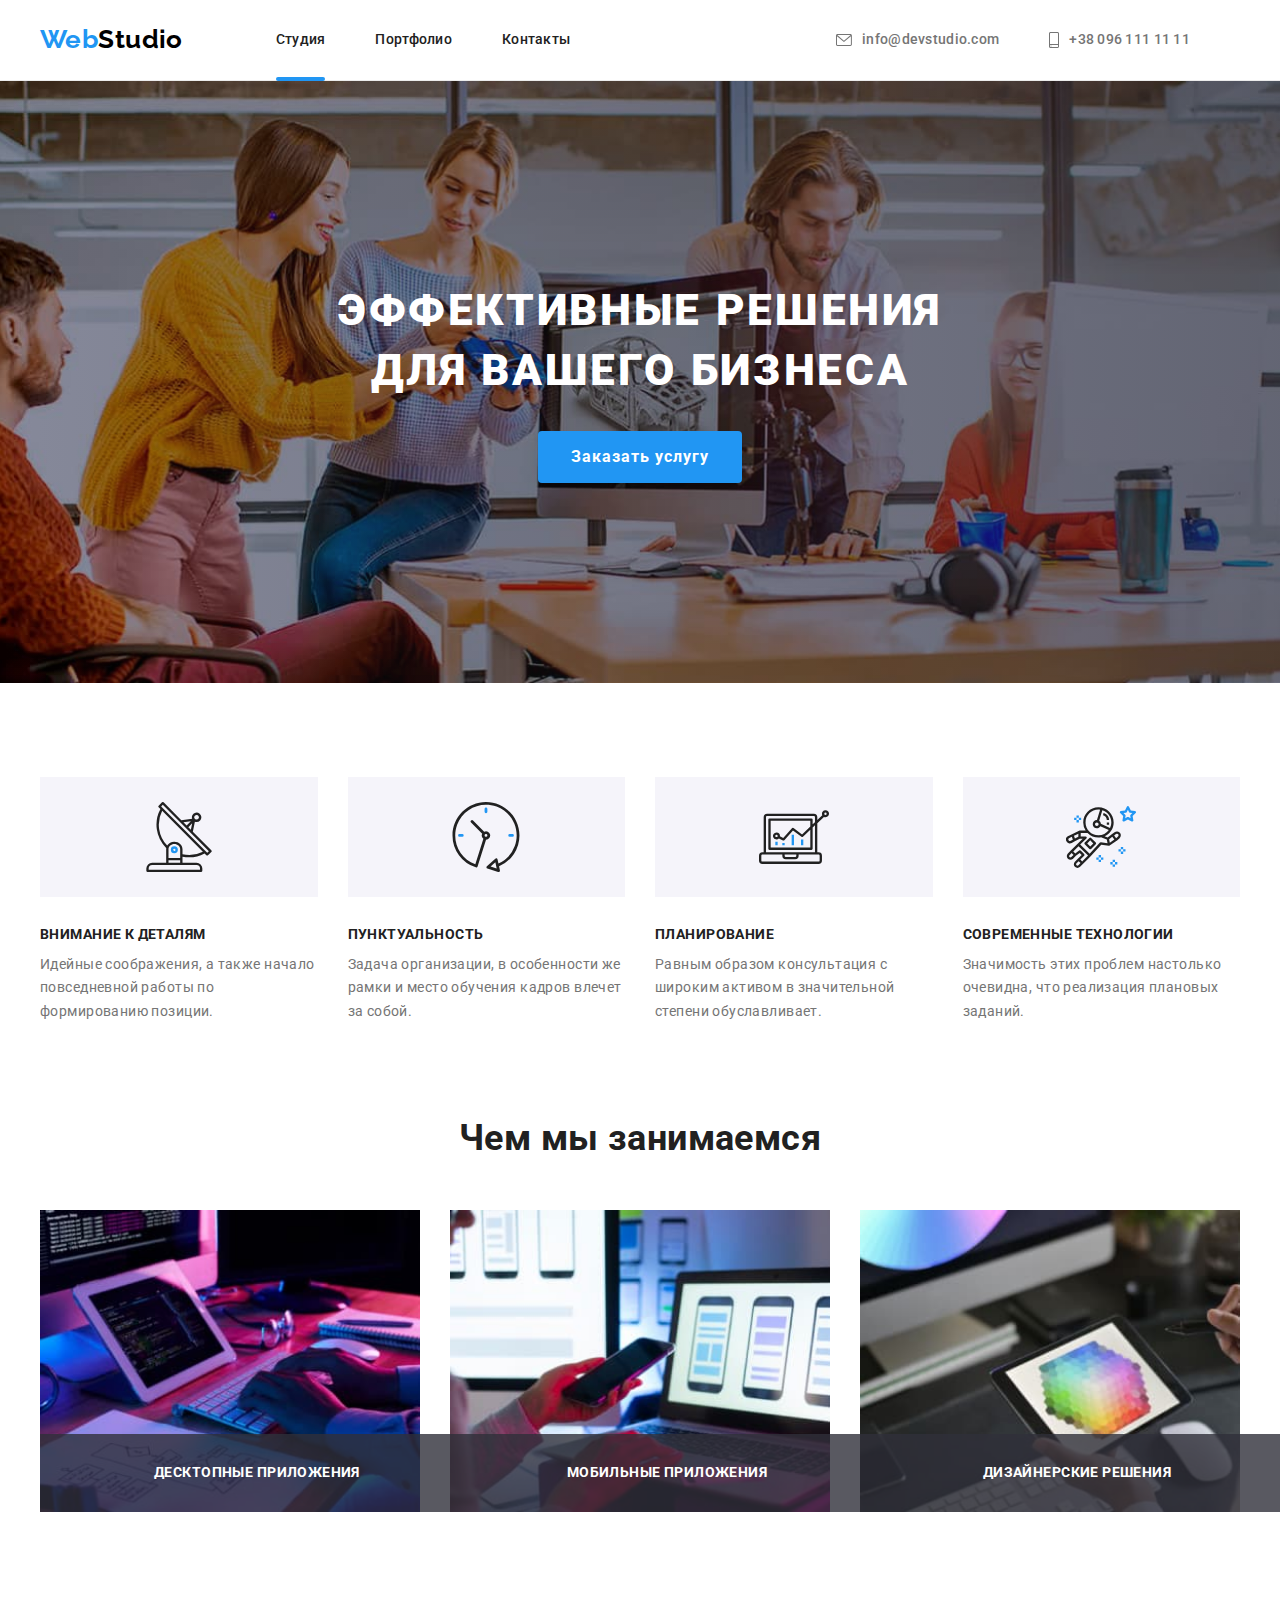
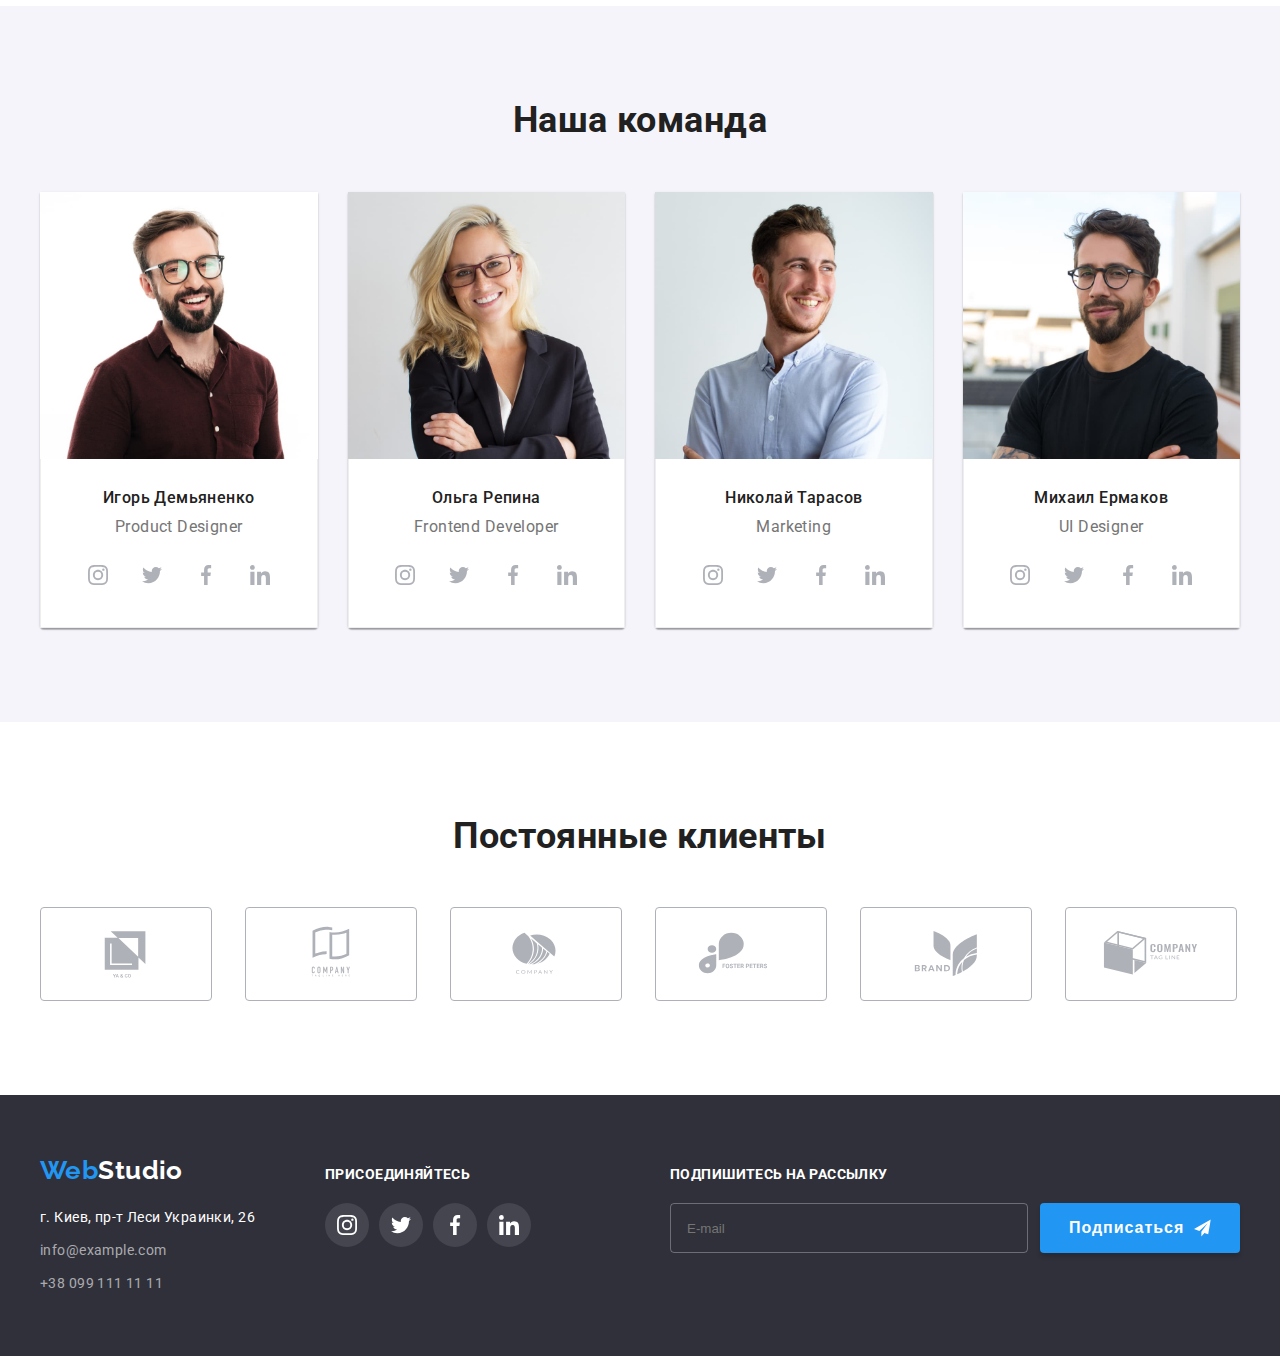
<file: index.html>
<!DOCTYPE html>
<html lang="ru">

<head>
    <meta charset="UTF-8">
    <meta http-equiv="X-UA-Compatible" content="IE=edge">
    <meta name="viewport" content="width=device-width, initial-scale=1.0">
    <title>Домашнее задание #6,</title>
    <link rel="preconnect" href="https://fonts.googleapis.com">
    <link rel="preconnect" href="https://fonts.gstatic.com" crossorigin>
    <link rel="preconnect" href="https://fonts.googleapis.com">
    <link rel="preconnect" href="https://fonts.gstatic.com" crossorigin>
    <link
        href="https://fonts.googleapis.com/css2?family=Raleway:wght@700&family=Roboto:wght@400;500;700;900&display=swap"
        rel="stylesheet">
    <link rel="stylesheet" href="https://cdnjs.cloudflare.com/ajax/libs/modern-normalize/1.1.0/modern-normalize.min.css"
        integrity="sha512-wpPYUAdjBVSE4KJnH1VR1HeZfpl1ub8YT/NKx4PuQ5NmX2tKuGu6U/JRp5y+Y8XG2tV+wKQpNHVUX03MfMFn9Q=="
        crossorigin="anonymous" referrerpolicy="no-referrer" />
    <link rel="stylesheet" href="./css/main.min.css">
</head>

<body>
    <header class="header">
        <div class="container header__container">
            <nav class=" site-nav">
                <a href="./index.html" lang="en" class="site-nav__logo link logo">Web<span
                        class="logo--black">Studio</span></a>
                <ul class="list site-list">
                    <li class="site-list__item"><a class="site-list__link link current" href="">Студия</a></li>
                    <li class="site-list__item"><a class="site-list__link link" href="portfolio.html">Портфолио</a></li>
                    <li class="site-list__item"><a class="site-list__link link" href="">Контакты</a></li>
                </ul>
            </nav>

            <ul class="list contact-list contact-list--top">
                <li class="contact-list__item"> 
                    <a class="contact-list__link link"
                        href="mailto:info@devstudio.com">
                        <svg class="contact-list__icon" width=16 height=12>
                        <use href="./images/icons.svg#icon-envelope"> </use>
                        </svg>
                        info@devstudio.com</a>
                </li>
                <li class="contact-list__item"><a class="contact-list__link link" href="tel:+380961111111">
                        <svg class="contact-list__icon" width=10 height=16>
                            <use href="./images/icons.svg#icon-smartphone"> </use>
                        </svg>
                    +38 096 111 11 11</a></li>
            </ul>

        </div>
    </header>


    <main>
        <div class="overlay">
        <section class="hero">
            <div>
            <h1 class="hero__title">Эффективные решения для вашего бизнеса</h1>
            <button type="button" class="hero__button" data-modal-open>Заказать услугу</button>
            <div class="backdrop is-hidden" data-modal>
                <div class="modal">
                
                <button type="button" data-modal-close class="modal__button" >
                    <svg width=11 height=11>
                        <use href="./images/icons.svg#icon-Vector">
                        </use>
                    </svg>
                </button>
                <form class="form-modal" autocomplete="off">
                    <h3 class="form-modal__title">Оставьте свои данные, мы вам перезвоним</h3>
                    
                    <label class="form-modal__label">
                       <span class="form-modal__text">Имя</span> 
                        <input type="text" name="name" class="form-modal__input" placeholder=" ">
                        <svg class="form-modal__icon" width=18 height=18>
                            
                            <use href="images/icons.svg#icon-user-name">
                            </use>
                        </svg>
                        
                </label>
                    <label class="form-modal__label">
                        <span class="form-modal__text">Телефон</span>
                        <input type="tel" name="tel" class="form-modal__input" placeholder=" ">
                        <svg class="form-modal__icon" width=18 height=18>
                            <use href="images/icons.svg#icon-user-phone">
                            </use>
                        </svg>
                    </label>
                    <label class="form-modal__label">
                        <span class="form-modal__text">Почта</span>
                        <input type="email" name="email" class="form-modal__input" placeholder=" ">
                        <svg class="form-modal__icon" width=18 height=18>
                            <use href="images/icons.svg#icon-user-mail">
                            </use>
                        </svg>
                    </label>
                    <label class="form-modal__label form-modal__area" for="comment">
                    <span class="form-modal__text">Комментарий</span>
                    <textarea class="form-modal__comment" name="comment" id="comment" rows="7" placeholder="Введите текст"></textarea>
                </label>
                <label class="form-modal__label agreement form-modal__agreement">
                <input type="checkbox" name="checkbox" class="checkbox hidden" >
                <svg width=15 height=15 class="checkbox__icon">
                    <use href="images/icons.svg#icon-check"></use>

                </svg>
                Соглашаюсь с рассылкой и принимаю <a href="" target="_blank" rel="noopener noreferrer" class="link agreement__link" > Условия договора</a> 
            </label>
                    
                <button type="submit" class="form-modal__button">Отправить
                </button>
                </form>
                </div>
            </div>
        </div>
        </section>
        </div>

        <!--Наши особенности-->
        <section class="features section">
            <div class="container">
                <!--Невидимый заголовок для ассестивной технологии-->
                <h2 class="hidden">Особенности</h2>

                <ul class="list card-set">
                    <li class="card-set__item">
                        <div class="icon-box">
                            <svg width=70 height=70>
                                <use href="./images/icons.svg#icon-antenna">
                                </use>
                            </svg>
                        </div>
                        <h3 class="features__title">Внимание к деталям</h3>
                        <p>Идейные соображения, а также начало повседневной работы по формированию позиции.</p>
                    </li>
                    <li class="card-set__item">
                        <div class="icon-box">
                            <svg width=70 height=70>
                                <use href="./images/icons.svg#icon-clock">
                                </use>
                            </svg>
                        </div>
                        <h3 class="features__title">Пунктуальность</h3>
                        <p>Задача организации, в особенности же рамки и место обучения кадров влечет за собой.</p>
                    </li>
                    <li class="card-set__item">
                        <div class="icon-box">
                            <svg width=70 height=70>
                                <use href="./images/icons.svg#icon-diagram">
                                </use>
                            </svg>
                        </div>
                        <h3 class="features__title">Планирование</h3>
                        <p>Равным образом консультация с широким активом в значительной степени обуславливает.</p>
                    </li>
                    <li class="card-set__item">
                        <div class="icon-box">
                            <svg width=70 height=70>
                                <use href="./images/icons.svg#icon-astronaut">
                                </use>
                            </svg>
                        </div>
                        <h3 class="features__title">Современные технологии</h3>
                        <p>Значимость этих проблем настолько очевидна, что реализация плановых заданий.</p>
                    </li>
                </ul>
            </div>
        </section>
        <!--Чем мы занимаемся-->
        <section class="about section">
            <div class="container">
                <h2 class="section-title">Чем мы занимаемся</h2>
                <ul class="list card-set">
                    <li class="card-set__item about__card">
                        <img src="images/box1.jpg" width="370" height="294" alt="Computer">
                        <div class="about__thumb">
                            <p class="about__text">Десктопные приложения</p>
                        </div>
                    </li>
                    <li class="card-set__item about__card">
                        <img src="images/box2.jpg" width="370" height="294" alt="Laptop">
                        <div class="about__thumb">
                            <p class="about__text">Мобильные приложения</p>
                        </div>
                    </li>
                    <li class="card-set__item about__card">
                        <img src="images/box3.jpg" width="370" height="294" alt="Tablet">
                        <div class="about__thumb">
                            <p class="about__text">Дизайнерские решения</p>
                        </div>
                    </li>
                </ul>
            </div>
        </section>
        <!--Наша команда-->
        <section class="team section">
            <div class="container">
                <h2 class=section-title>Наша команда</h2>
                <ul class="list card-set">
                    <li class="card-set__item team__item">
                        <img src="images/photo1.jpg" width="270" height="260" alt="Дизайнер фото">
            <div class="team__card">
                    <h3 class="team__name">Игорь Демьяненко</h3>
                    <p lang="en" class="team__position">Product Designer</p>
                <ul class="social list">
                    <li class="social__item">
                    <a href="" target="_blank" rel="noopener noreferrer" class="social__link">
                    <svg class="social__icon" width="20" height="20">
                    <use href="./images/icons.svg#icon-instagram">
                    </use>
                    </svg>
                    </a>
                    </li>
                    <li class="social__item">
                    <a href="" target="_blank" rel="noopener noreferrer" class="social__link">
                        <svg class="social__icon" width="20" height="20">
                            <use href="./images/icons.svg#icon-twitter">
                            </use>
                        </svg>
                    </a>
                    </li>
                    <li class="social__item">
                    <a href="" target="_blank" rel="noopener noreferrer" class="social__link">
                        <svg class="social__icon" width="20" height="20">
                            <use href="./images/icons.svg#icon-facebook">
                            </use>
                        </svg>
                    </a>
                    </li>
                    <li class="social__item">
                    <a href="" target="_blank" rel="noopener noreferrer" class="social__link">
                        <svg class="social__icon" width="20" height="20">
                            <use href="./images/icons.svg#icon-linkedin">
                            </use>
                        </svg>
                    </a>
                    </li>
                </ul>
            </div>
                    </li>
                    <li class="card-set__item team__item">
                        <img src="images/photo2.jpg" width="270" height="260" alt="Разработчик фото">
                        <div class="team__card">
                            <h3 class="team__name">Ольга Репина</h3>
                            <p lang="en" class="team__position">Frontend Developer</p>
                <ul class="social list">
                    <li class="social__item">
                        <a href="" target="_blank" rel="noopener noreferrer" class="social__link">
                            <svg class="social__icon" width="20" height="20">
                                <use href="./images/icons.svg#icon-instagram">
                                </use>
                            </svg>
                        </a>
                    </li>
                    <li class="social__item">
                        <a href="" target="_blank" rel="noopener noreferrer" class="social__link">
                            <svg class="social__icon" width="20" height="20">
                                <use href="./images/icons.svg#icon-twitter">
                                </use>
                            </svg>
                        </a>
                    </li>
                    <li class="social__item">
                        <a href="" target="_blank" rel="noopener noreferrer" class="social__link">
                            <svg class="social__icon" width="20" height="20">
                                <use href="./images/icons.svg#icon-facebook">
                                </use>
                            </svg>
                        </a>
                    </li>
                    <li class="social__item">
                        <a href="" target="_blank" rel="noopener noreferrer" class="social__link">
                            <svg class="social__icon" width="20" height="20">
                                <use href="./images/icons.svg#icon-linkedin">
                                </use>
                            </svg>
                        </a>
                    </li>
                </ul>
                        </div>
                    </li>
                    <li class="card-set__item team__item">
                        <img src="images/photo3.jpg" width="270" height="260" alt="Маркетолог фото">
                        <div class="team__card">
                            <h3 class="team__name">Николай Тарасов</h3>
                            <p lang="en" class="team__position">Marketing</p>
                <ul class="social list">
                    <li class="social__item">
                        <a href="" target="_blank" rel="noopener noreferrer" class="social__link">
                            <svg class="social__icon" width="20" height="20">
                                <use href="./images/icons.svg#icon-instagram">
                                </use>
                            </svg>
                        </a>
                    </li>
                    <li class="social__item">
                        <a href="" target="_blank" rel="noopener noreferrer" class="social__link">
                            <svg class="social__icon" width="20" height="20">
                                <use href="./images/icons.svg#icon-twitter">
                                </use>
                            </svg>
                        </a>
                    </li>
                    <li class="social__item">
                        <a href="" target="_blank" rel="noopener noreferrer" class="social__link">
                            <svg class="social__icon" width="20" height="20">
                                <use href="./images/icons.svg#icon-facebook">
                                </use>
                            </svg>
                        </a>
                    </li>
                    <li class="social__item">
                        <a href="" target="_blank" rel="noopener noreferrer" class="social__link">
                            <svg class="social__icon" width="20" height="20">
                                <use href="./images/icons.svg#icon-linkedin">
                                </use>
                            </svg>
                        </a>
                    </li>
                </ul>
                        </div>
                    </li>
                    <li class="card-set__item team__item">
                        <img src="images/photo4.jpg" width="270" height="260" alt="ЮИ дизайнер фото">
                        <div class="team__card">
                            <h3 class="team__name">Михаил Ермаков</h3>
                            <p lang="en" class="team__position">UI Designer</p>
                <ul class="social list">
                    <li class="social__item">
                        <a href="" target="_blank" rel="noopener noreferrer" class="social__link">
                            <svg class="social__icon" width="20" height="20">
                                <use href="./images/icons.svg#icon-instagram">
                                </use>
                            </svg>
                        </a>
                    </li>
                    <li class="social__item">
                        <a href="" target="_blank" rel="noopener noreferrer" class="social__link">
                            <svg class="social__icon" width="20" height="20">
                                <use href="./images/icons.svg#icon-twitter">
                                </use>
                            </svg>
                        </a>
                    </li>
                    <li class="social__item">
                        <a href="" target="_blank" rel="noopener noreferrer" class="social__link">
                            <svg class="social__icon" width="20" height="20">
                                <use href="./images/icons.svg#icon-facebook">
                                </use>
                            </svg>
                        </a>
                    </li>
                    <li class="social__item">
                        <a href="" target="_blank" rel="noopener noreferrer" class="social__link">
                            <svg class="social__icon" width="20" height="20">
                                <use href="./images/icons.svg#icon-linkedin">
                                </use>
                            </svg>
                        </a>
                    </li>
                </ul>
                        </div>
                    </li>
                </ul>
            </div>
        </section>
        <section class=" container section clients">
            <h2 class="section-title">Постоянные клиенты</h2>
            <ul class=" list  card-set">
                <li class="clients__item card-set__item">
                    <a href="" target="_blank" rel="noopener noreferrer" class=" link clients__link">
                        <svg class="clients__icon" width=106 height=60>
                            <use href="./images/icons.svg#icon-company1"></use>
                        </svg>
                    </a>
                </li>
                <li class="clients__item card-set__item">
                    <a href="" target="_blank" rel="noopener noreferrer" class=" link clients__link">
                        <svg class="clients__icon" width=106 height=60>
                            <use href="./images/icons.svg#icon-company2"></use>
                        </svg>
                    </a>
                </li>
                <li class="clients__item card-set__item">
                    <a href="" target="_blank" rel="noopener noreferrer" class=" link clients__link">
                        <svg class="clients__icon" width=106 height=60>
                            <use href="./images/icons.svg#icon-company3"></use>
                        </svg>
                    </a>
                </li>
                <li class="clients__item card-set__item">
                    <a href="" target="_blank" rel="noopener noreferrer" class=" link clients__link">
                        <svg class="clients__icon" width=106 height=60>
                            <use href="./images/icons.svg#icon-company4"></use>
                        </svg>
                    </a>
                </li>
                <li class="clients__item card-set__item">
                    <a href="" target="_blank" rel="noopener noreferrer" class=" link clients__link">
                        <svg class="clients__icon" width=106 height=60>
                            <use href="./images/icons.svg#icon-company5"></use>
                        </svg>
                    </a>
                </li>
                <li class="clients__item card-set__item">
                    <a href="" target="_blank" rel="noopener noreferrer" class=" link clients__link">
                        <svg class="clients__icon" width=106 height=60>
                            <use href="./images/icons.svg#icon-company6"></use>
                        </svg>
                    </a>
                </li>

            </ul>

        </section>

    </main>

    <footer class="footer">
        <div class="container ">
        <div class="footer__wrap">
            <a class="link logo footer__logo" href="">Web<span class="logo--white">Studio</span></a>
        <address>
                <ul class="list ">
                    <li class="footer__item"> <a class="link footer__address footer__link"
                            href="https://goo.gl/maps/QVq1bsx61QLoESw57" target="_blank" rel="noreferrer noopener">г.
                            Киев, пр-т Леси Украинки, 26 </a></li>
                    <li class="footer__item"><a class="link footer__link"
                            href="mailto:info@example.com">info@example.com</a> </li>
                    <li class="footer__item"><a class="link footer__link" href="tel:+380991111111">+38 099 111 11 11</a>
                    </li>
                </ul>
            </address>
        </div>
            <div class="footer__wrap">
                <h3 class="footer__title">присоединяйтесь</h3>
                <ul class="social list">
                    <li class="social__item">
                        <a href="" target="_blank" rel="noopener noreferrer" class="social__link footer__social">
                            <svg class="social__icon footer__icon" width="20" height="20">
                                <use href="./images/icons.svg#icon-instagram">
                                </use>
                            </svg>
                        </a>
                    </li>
                    <li class="social__item">
                        <a href="" target="_blank" rel="noopener noreferrer" class="social__link footer__social">
                            <svg class="social__icon footer__icon" width="20" height="20">
                                <use href="./images/icons.svg#icon-twitter">
                                </use>
                            </svg>
                        </a>
                    </li>
                    <li class="social__item">
                        <a href="" target="_blank" rel="noopener noreferrer" class="social__link footer__social">
                            <svg class="social__icon footer__icon" width="20" height="20">
                                <use href="./images/icons.svg#icon-facebook">
                                </use>
                            </svg>
                        </a>
                    </li>
                    <li class="social__item">
                        <a href="" target="_blank" rel="noopener noreferrer" class="social__link footer__social">
                            <svg class="social__icon footer__icon" width="20" height="20">
                                <use href="./images/icons.svg#icon-linkedin">
                                </use>
                            </svg>
                        </a>
                    </li>
                </ul>
            </div>
            <div class="footer__wrap">
                <h3 class="footer__title">Подпишитесь на рассылку</h3>
                <form name="signup-form" class="footer-form" autocomplete="off" >
                    <input type="email" name="email" id="signup" placeholder="E-mail" class="footer-form__input" />
                 <button type="submit" class="footer-form__button">Подписаться
                    <svg width=24 height=24 class="footer-form__icon">
                        <use href="images/icons.svg#icon-send"></use>
                    </svg>
                 </button>
                
            </form>

            </div>
        </div>
    </footer>

<script src="./js/modal.js"></script>
</body>

</html>
</file>
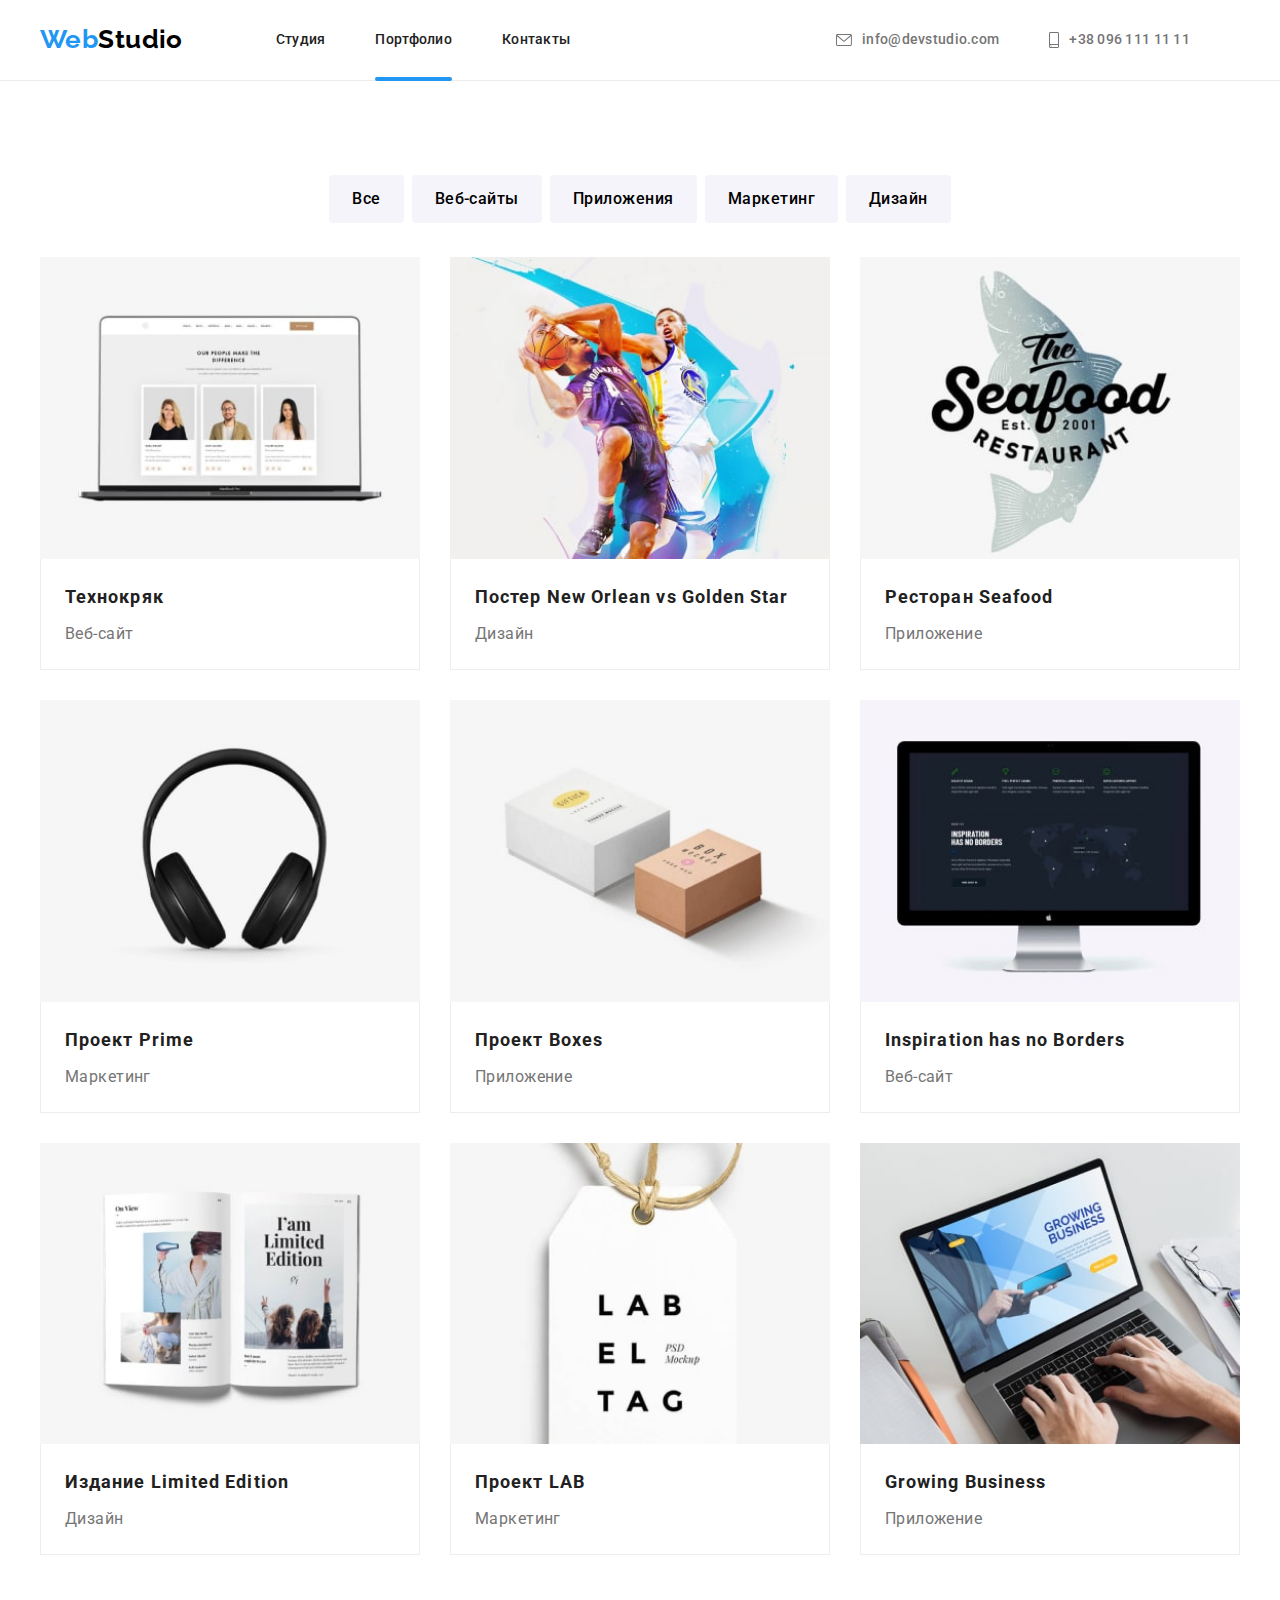
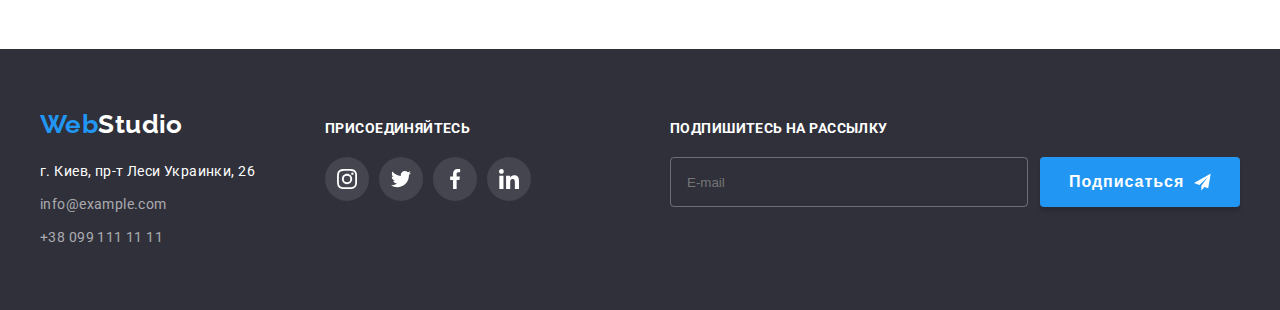
<file: portfolio.html>
<!DOCTYPE html>
<html lang="ru">

<head>
    <meta charset="UTF-8">
    <meta http-equiv="X-UA-Compatible" content="IE=edge">
    <meta name="viewport" content="width=device-width, initial-scale=1.0">
    <title>Домашнее задание #5 Портфолио</title>
    <link rel="preconnect" href="https://fonts.googleapis.com">
    <link rel="preconnect" href="https://fonts.gstatic.com" crossorigin>
    <link
        href="https://fonts.googleapis.com/css2?family=Raleway:wght@700&family=Roboto:wght@400;500;700;900&display=swap"
        rel="stylesheet">
    <link rel="stylesheet" href="https://cdnjs.cloudflare.com/ajax/libs/modern-normalize/1.1.0/modern-normalize.min.css"
        integrity="sha512-wpPYUAdjBVSE4KJnH1VR1HeZfpl1ub8YT/NKx4PuQ5NmX2tKuGu6U/JRp5y+Y8XG2tV+wKQpNHVUX03MfMFn9Q=="
        crossorigin="anonymous" referrerpolicy="no-referrer" />
    <link rel="stylesheet" href="./css/main.min.css">

</head>

<body>
        <header class="header">
            <div class="container header__container">
                <nav class=" site-nav">
                    <a href="./index.html" lang="en" class="site-nav__logo link logo">Web<span
                            class="logo--black">Studio</span></a>
                    <ul class="list site-list">
                        <li class="site-list__item"><a class="site-list__link link " href="index.html">Студия</a></li>
                        <li class="site-list__item"><a class="site-list__link link current">Портфолио</a></li>
                        <li class="site-list__item"><a class="site-list__link link" href="">Контакты</a></li>
                    </ul>
                </nav>
        
                <ul class="list contact-list contact-list--top">
                    <li class="contact-list__item">
                        <a class="contact-list__link link" href="mailto:info@devstudio.com">
                            <svg class="contact-list__icon" width=16 height=12>
                                <use href="./images/icons.svg#icon-envelope"> </use>
                            </svg>
                            info@devstudio.com</a>
                    </li>
                    <li class="contact-list__item"><a class="contact-list__link link" href="tel:+380961111111">
                            <svg class="contact-list__icon" width=10 height=16>
                                <use href="./images/icons.svg#icon-smartphone"> </use>
                            </svg>
                            +38 096 111 11 11</a></li>
                </ul>
        
            </div>
        </header>
    <main>

        <section class="filter section">
            <div class="container">
                <h1 class="hidden">Фильтр</h1>
                <!--Кнопки фильтр -->
                <ul class="list filter-list filter-list__gap">
                    <li class="filter-list__item"><button type="button" class="filter-list__button current-button">Все</button></li>
                    <li class="filter-list__item"><button type="button" class="filter-list__button">Веб-сайты</button></li>
                    <li class="filter-list__item"><button type="button" class="filter-list__button">Приложения</button></li>
                    <li class="filter-list__item"><button type="button" class="filter-list__button">Маркетинг</button></li>
                    <li class="filter-list__item"><button type="button" class="filter-list__button">Дизайн</button></li>
                </ul>
                <!--====== PROJECTS LIST===== -->
                <ul class="list card-set">
                    <li class="card-set__item ">
                    
                        <a class="link portfolio-link" href=" " target="_blank" rel="noopener noreferrer">
                            <div class="portfolio-card">
                            <img src="./images/web1.jpg"
                                width="370" height="294" alt="Ноутбук">
                                    <p class="portfolio-card__overlay">Технокряк это современная площадка распространения коронавируса. Компании
                                        используют эту платформу для цифрового
                                        шпионажа и атак на защищённые сервера конкурентов.</p>
                            </div>
                            <div class="project-card">
                                <h2 class="project-card__title">Технокряк</h2>
                                <p class="project-card__text">Веб-сайт</p>
                            </div>
                            
                        
                        </a>
                        
                    </li>
                    <li class="card-set__item"> <a class="link portfolio-link" href=" " target="_blank" rel="noopener noreferrer">
                        <div class="portfolio-card">
                        <img src="./images/design1.jpg" width="370" height="294" alt="Постер с баскетболистами">
                                    <p class="portfolio-card__overlay">Технокряк это современная площадка распространения коронавируса. Компании
                                        используют эту платформу для цифрового
                                        шпионажа и атак на защищённые сервера конкурентов.</p>
                                    </div>
                        <div class="project-card">
                                <h2 class="project-card__title">Постер New Orlean vs Golden Star</h2>
                                <p class="project-card__text">Дизайн</p>
                            </div>
                        </a>
                    </li>
                    <li class="card-set__item"><a class="link portfolio-link" href=" " target="_blank" rel="noopener noreferrer">
                        <div class="portfolio-card">
                        <img
                                src="./images/app1.jpg" width="370" height="294" alt="Логотип приложения">
                                    <p class="portfolio-card__overlay">Технокряк это современная площадка распространения коронавируса. Компании
                                        используют эту платформу для цифрового
                                        шпионажа и атак на защищённые сервера конкурентов.</p>
                                    </div>
                                <div class="project-card">
                                <h2 class="project-card__title">Ресторан Seafood</h2>
                                <p class="project-card__text">Приложение</p>
                            </div>
                        </a></li>
                    <li class="card-set__item"><a class="link portfolio-link" href=" " target="_blank" rel="noopener noreferrer">
                        <div class="portfolio-card">
                        <img
                                src="./images/marketing1.jpg" width="370" height="294" alt="Наушники">
                                    <p class="portfolio-card__overlay">Технокряк это современная площадка распространения коронавируса. Компании
                                        используют эту платформу для цифрового
                                        шпионажа и атак на защищённые сервера конкурентов.</p>
                                    </div>
                                <div class="project-card">
                                <h2 class="project-card__title">Проект Prime</h2>
                                <p class="project-card__text">Маркетинг</p>
                            </div>
                        </a></li>
                    <li class="card-set__item"><a class="link portfolio-link" href=" " target="_blank" rel="noopener noreferrer">
                        <div class="portfolio-card">
                        <img
                                src="./images/app2.jpg" width="370" height="294" alt="Две коробки">
                                    <p class="portfolio-card__overlay">Технокряк это современная площадка распространения коронавируса. Компании
                                        используют эту платформу для цифрового
                                        шпионажа и атак на защищённые сервера конкурентов.</p>
                                    </div>
                                <div class="project-card">
                                <h2 class="project-card__title">Проект Boxes</h2>
                                <p class="project-card__text">Приложение</p>
                            </div>
                        </a></li>
                    <li class="card-set__item"><a class="link portfolio-link" href=" " target="_blank" rel="noopener noreferrer">
                        <div class="portfolio-card">
                        <img
                                src="./images/web2.jpg" width="370" height="294" alt="Интерфейс сайта">
                                    <p class="portfolio-card__overlay">Технокряк это современная площадка распространения коронавируса. Компании
                                        используют эту платформу для цифрового
                                        шпионажа и атак на защищённые сервера конкурентов.</p>
                                    </div>
                                <div class="project-card">
                                <h2 class="project-card__title">Inspiration has no Borders</h2>
                                <p class="project-card__text">Веб-сайт</p>
                            </div>
                        </a></li>
                    <li class="card-set__item"><a class="link portfolio-link" href=" " target="_blank" rel="noopener noreferrer">
                        <div class="portfolio-card">
                        <img
                                src="./images/design2.jpg" width="370" height="294" alt="Развернутый журнал">
                                    <p class="portfolio-card__overlay">Технокряк это современная площадка распространения коронавируса. Компании
                                        используют эту платформу для цифрового
                                        шпионажа и атак на защищённые сервера конкурентов.</p>
                                    </div>
                                <div class="project-card">
                                <h2 class="project-card__title">Издание Limited Edition</h2>
                                <p class="project-card__text">Дизайн</p>
                            </div>
                        </a></li>
                    <li class="card-set__item"><a class="link portfolio-link" href=" " target="_blank" rel="noopener noreferrer">
                        <div class="portfolio-card">
                        <img
                                src="./images/marketing2.jpg" width="370" height="294" alt="Бирка">
                                    <p class="portfolio-card__overlay">Технокряк это современная площадка распространения коронавируса. Компании
                                        используют эту платформу для цифрового
                                        шпионажа и атак на защищённые сервера конкурентов.</p>
                                    </div>
                                <div class="project-card">
                                <h2 class="project-card__title">Проект LAB</h2>
                                <p class="project-card__text">Маркетинг</p>
                            </div>
                        </a></li>
                    <li class="card-set__item"><a class="link portfolio-link" href=" " target="_blank" rel="noopener noreferrer">
                        <div class="portfolio-card">
                        <img
                                src="./images/app3.jpg" width="370" height="294" alt="Ноутбук и две руки">
                                    <p class="portfolio-card__overlay">Технокряк это современная площадка распространения коронавируса. Компании
                                        используют эту платформу для цифрового
                                        шпионажа и атак на защищённые сервера конкурентов.</p>
                                    </div>
                                <div class="project-card">
                                <h2 class="project-card__title">Growing Business</h2>
                                <p class="project-card__text">Приложение</p>
                            </div>
                        </a></li>
                </ul>
            </div>
        </section>
    </main>


    <footer class="footer">
        <div class="container ">
            <div class="footer__wrap">
                <a class="link logo footer__logo" href="">Web<span class="logo--white">Studio</span></a>
                <address>
                    <ul class="list ">
                        <li class="footer__item"> <a class="link footer__address footer__link"
                                href="https://goo.gl/maps/QVq1bsx61QLoESw57" target="_blank" rel="noreferrer noopener">г.
                                Киев, пр-т Леси Украинки, 26 </a></li>
                        <li class="footer__item"><a class="link footer__link"
                                href="mailto:info@example.com">info@example.com</a> </li>
                        <li class="footer__item"><a class="link footer__link" href="tel:+380991111111">+38 099 111 11 11</a>
                        </li>
                    </ul>
                </address>
            </div>
            <div class="footer__wrap">
                <h3 class="footer__title">присоединяйтесь</h3>
                <ul class="social list">
                    <li class="social__item">
                        <a href="" target="_blank" rel="noopener noreferrer" class="social__link footer__social">
                            <svg class="social__icon footer__icon" width="20" height="20">
                                <use href="./images/icons.svg#icon-instagram">
                                </use>
                            </svg>
                        </a>
                    </li>
                    <li class="social__item">
                        <a href="" target="_blank" rel="noopener noreferrer" class="social__link footer__social">
                            <svg class="social__icon footer__icon" width="20" height="20">
                                <use href="./images/icons.svg#icon-twitter">
                                </use>
                            </svg>
                        </a>
                    </li>
                    <li class="social__item">
                        <a href="" target="_blank" rel="noopener noreferrer" class="social__link footer__social">
                            <svg class="social__icon footer__icon" width="20" height="20">
                                <use href="./images/icons.svg#icon-facebook">
                                </use>
                            </svg>
                        </a>
                    </li>
                    <li class="social__item">
                        <a href="" target="_blank" rel="noopener noreferrer" class="social__link footer__social">
                            <svg class="social__icon footer__icon" width="20" height="20">
                                <use href="./images/icons.svg#icon-linkedin">
                                </use>
                            </svg>
                        </a>
                    </li>
                </ul>
            </div>
            <div class="footer__wrap">
                <h3 class="footer__title">Подпишитесь на рассылку</h3>
                <form name="signup-form" class="footer-form" autocomplete="off">
                    <input type="email" name="email" id="signup" placeholder="E-mail" class="footer-form__input" />
                
                    <button type="submit" class="footer-form__button">Подписаться
                        <svg width=24 height=24 class="footer-form__icon">
                            <use href="images/icons.svg#icon-send"></use>
                        </svg>
                    </button>
            
                </form>
            
            </div>
            
        </div>
    </footer>
</body>

</html>
</file>
<file: css/main.min.css>
:root{--accent-color: #2196f3;--main-color: #212121;--main-text-color: #757575;--second-priority-color: #ffffff;--background-color: #f5f4fa;--third-color: #000000;--background-accent: #188ce8;--second-background-color: #2f303a;--header-border-color: #ececec;--card-border: 1px solid #eeeeee;--icon-color: #afb1b8;--card-gap: 30px;--card-item: 3;--main-effect: 250ms cubic-bezier(0.4, 0, 0.2, 1);--text-rgba: rgba(117, 117, 117, 0.5)}p,h1,h2,h3,h4,h5,h6{margin:0}ul{margin:0;padding:0}img{display:block;width:100%;height:auto}button{border:1px solid transparent;cursor:pointer}address{font-style:inherit}textarea{resize:none}.social__link,.modal__button,.agreement,.header__container,.site-nav,.site-list,.contact-list,.site-list__link,.contact-list__link,.icon-box,.clients__link,.footer-form,.footer-form__button{display:flex;align-items:center}body{font-family:"Roboto", sans-serif;font-size:14px;font-weight:400;letter-spacing:.03em;line-height:1.71;color:var(--main-text-color);margin:0}.list{list-style:none}.link{text-decoration:none;color:inherit}.hidden{position:absolute;width:1px;height:1px;margin:-1px;padding:0;overflow:hidden;border:0;clip:rect(0 0 0 0)}.logo{font-family:Raleway;font-size:26px;font-weight:700;line-height:1.19;color:var(--accent-color)}.logo--black{color:var(--third-color)}.logo--white{color:var(--second-priority-color)}.social{display:flex;justify-content:center}.social__item+.social__item{margin-left:10px}.social__link{width:44px;height:44px;background-color:var(--second-priority-color);justify-content:center;border-radius:50%;transition:background-color var(--main-effect)}.social__link:hover,.social__link:focus{background-color:var(--accent-color)}.social__icon{fill:var(--icon-color);transition:fill var(--main-effect)}.social__link:hover .social__icon,.social__link:focus .social__icon{fill:var(--second-priority-color)}.container{width:1200px;padding-left:15px;padding-right:15px;margin:0 auto}.section{background-color:var(--second-priority-color);padding-top:94px;padding-bottom:94px}.section-title{font-size:36px;font-weight:700;line-height:1.16;text-align:center;color:var(--main-color);margin-bottom:50px}.card-set{display:flex;flex-wrap:wrap;margin-left:calc(-1 * var(--card-gap));margin-top:calc(-1 * var(--card-gap))}.card-set__item{width:calc(100% / var(--card-item) - var(--card-gap));margin-left:var(--card-gap);margin-top:var(--card-gap)}.backdrop{position:fixed;top:0;left:0;z-index:2;width:100%;height:100%;background-color:rgba(0,0,0,0.2);transition:visibility var(--main-effect),opacity var(--main-effect)}.backdrop.is-hidden{opacity:0;pointer-events:none;visibility:hidden}.backdrop.is-hidden .modal{transform:translate(-50%, -50%) scale(0)}.modal{position:absolute;top:50%;left:50%;transform:translate(-50%, -50%) scale(1);width:528px;background-color:var(--second-priority-color);box-shadow:0px 1px 3px rgba(0,0,0,0.12),0px 1px 1px rgba(0,0,0,0.14),0px 2px 1px rgba(0,0,0,0.2);border-radius:4px;transition:transform var(--main-effect)}.modal__button{position:absolute;top:8px;right:8px;flex-wrap:wrap;justify-content:center;width:30px;height:30px;border:1px solid rgba(0,0,0,0.1);border-radius:50%;background-color:var(--second-priority-color);transition:fill var(--main-effect)}.modal__button:hover,.modal__button:focus{fill:var(--accent-color)}.form-modal{display:block;width:100%;padding:40px;text-align:left}.form-modal__title{color:var(--main-color);font-size:20px;font-weight:bold;letter-spacing:.03em;line-height:1.14;margin-bottom:12px;padding:0}.form-modal__label{display:flex;flex-direction:column;position:relative;margin-bottom:10px}.form-modal__text{font-size:12px;line-height:1.16;margin-bottom:4px}.form-modal__input{padding:12px 42px;width:448px;height:40px;color:var(--main-text-color);border:1px solid rgba(33,33,33,0.2);border-radius:4px;transition:border-color var(--main-effect),outline var(--main-effect)}.form-modal__icon{position:absolute;bottom:11px;left:12px;display:inline-block;fill:var(--main-color);transition:fill var(--main-effect)}.form-modal__area{margin-bottom:20px}.form-modal__comment{width:100%;padding:12px 16px;border:1px solid rgba(33,33,33,0.2);border-radius:4px;font-size:14px;letter-spacing:.01em;color:inherit;transition:border-color var(--main-effect)}.form-modal__comment::placeholder{color:var(--text-rgba)}.form-modal__label:focus-within .form-modal__input,.form-modal__label:focus-within .form-modal__icon,.form-modal__label:focus-within .form-modal__comment,.form-modal__label:hover .form-modal__input,.form-modal__label:hover .form-modal__icon,.form-modal__label:hover .form-modal__comment{border-color:var(--background-accent);outline:transparent;fill:var(--background-accent)}.agreement{flex-direction:row;justify-content:center;line-height:1.71;letter-spacing:0.03em}.form-modal__agreement{margin-bottom:30px}.agreement__link{text-decoration-line:underline;color:var(--accent-color);margin-left:2px}.checkbox__icon{display:inline-block;background-color:transparent;border:2px solid var(--main-color);border-radius:2px;fill:none;margin-right:8px;transition:fill var(--main-effect),background-color var(--main-effect),border-color var(--main-effect);cursor:pointer}.checkbox:checked+.checkbox__icon{border-color:var(--accent-color);background-color:var(--accent-color);fill:var(--second-priority-color)}.checkbox:hover+.checkbox__icon,.checkbox:focus+.checkbox__icon{border:2px solid var(--accent-color)}.form-modal__button{display:block;width:200px;height:50px;padding:10px 55px;margin-right:auto;margin-left:auto;font-size:16px;font-weight:700;letter-spacing:.06em;text-align:center;color:var(--second-priority-color);background:var(--accent-color);box-shadow:0px 4px 4px rgba(0,0,0,0.15);border-radius:4px;transition:background-color var(--main-effect)}.form-modal__button:hover,.form-modal__button:focus{background-color:var(--background-accent)}.header{border-bottom:1px solid var(--header-border-color)}.site-list{color:var(--main-color)}.contact-list--top{margin-left:auto}.site-nav__logo{padding-top:24px;padding-bottom:25px;margin-right:93px}.site-list__link,.contact-list__link{font-weight:500;letter-spacing:.02em;line-height:1.14;padding-top:32px;padding-bottom:32px;transition:color var(--main-effect)}.site-list__link:hover,.site-list__link:focus,.site-list__link .current,.contact-list__link:hover,.contact-list__link:focus,.contact-list__link .current{color:var(--accent-color)}.contact-list__item{margin:0;padding:0}.site-list__item:not(:last-child),.contact-list__item{margin-right:50px}.contact-list__icon{fill:currentColor;margin-right:10px}.site-list__link{position:relative}.site-list__link.current::after{content:"";position:absolute;bottom:-1%;left:0;width:100%;height:4px;background:var(--accent-color);border-radius:2px}.hero{padding-top:200px;padding-bottom:200px;text-align:center}.overlay{max-width:1600px;margin-left:auto;margin-right:auto;background-image:linear-gradient(to right, rgba(0,0,0,0), rgba(47,48,58,0.4)),url("../images/hero.jpg");background-size:cover;background-position:center;background-repeat:no-repeat}.hero__title{width:630px;margin-left:auto;margin-right:auto;margin-bottom:30px;font-size:44px;font-weight:900;letter-spacing:.06em;line-height:1.36;text-transform:uppercase;color:var(--second-priority-color)}.hero__button{padding:10px 32px;background:var(--accent-color);box-shadow:0px 4px 4px rgba(0,0,0,0.15);min-width:200px;border-radius:4px;font-family:inherit;font-size:16px;font-weight:700;letter-spacing:.06em;line-height:1.87;color:var(--second-priority-color);transition:color var(--main-effect)}.hero__button:hover,.hero__button:focus{background-color:var(--background-accent)}.features{--card-item: 4}.features__title{margin-bottom:10px;font-size:14px;font-weight:700;line-height:1.14;text-transform:uppercase;color:var(--main-color)}.icon-box{height:120px;background-color:var(--background-color);justify-content:center;margin-bottom:var(--card-gap)}.about{padding-top:0}.about__card{position:relative;z-index:1}.about__thumb{position:absolute;bottom:0;left:0;width:100%;padding:27px;text-align:center;background-color:rgba(47,48,58,0.8)}.about__text{font-size:14px;font-weight:bold;text-transform:uppercase;color:var(--second-priority-color)}.team{background-color:var(--background-color);--card-item: 4}.team__item{box-shadow:0px 1px 3px rgba(0,0,0,0.12),0px 1px 1px rgba(0,0,0,0.14),0px 2px 1px rgba(0,0,0,0.2);border-radius:0px 0px 4px 4px}.team__name,.team__position{font-size:16px;line-height:1.18;text-align:center;margin-bottom:16px}.team__card{padding:30px;border:var(--card-border);border-top:0;background-color:var(--second-priority-color)}.team__name{font-weight:500;color:var(--main-color);margin-bottom:10px}.clients{background-color:var(--second-priority-color)}.clients__item{--card-item: 6}.clients__link{width:170px;height:92px;border:1px solid var(--icon-color);border-radius:4px;background-color:var(--second-priority-color);justify-content:center;transition:border var(--main-effect)}.clients__link:hover,.clients__link:focus{border:1px solid var(--accent-color)}.clients__icon{fill:var(--icon-color);transition:fill var(--main-effect)}.clients__link:hover .clients__icon,.clients__link:focus .clients__icon{fill:var(--accent-color)}.footer{background:var(--second-background-color);padding-top:60px;padding-bottom:60px}.footer .container{display:flex;align-items:baseline}.footer__wrap:not(:last-child){margin-right:70px}.footer__wrap:last-child{margin-left:auto}.footer__link{font-style:normal;font-size:14px;font-weight:400;letter-spacing:.03em;line-height:1.71;color:rgba(255,255,255,0.6);transition:color var(--main-effect)}.footer__link:hover,.footer__link:focus{color:var(--second-priority-color)}.footer__logo{display:block;margin-bottom:20px}.footer__address{color:var(--second-priority-color)}.footer__item:not(:last-child){margin-bottom:9px}.footer__title{text-transform:uppercase;font-size:14px;font-weight:bold;letter-spacing:.03em;line-height:1.14;color:var(--second-priority-color);margin-bottom:20px}.footer__social{background-color:rgba(255,255,255,0.1)}.footer__icon{fill:var(--second-priority-color);transition:fill var(--main-effect)}.footer-form{width:570px;position:relative}.footer-form__input{display:inline-block;padding:15px 16px;margin-right:12px;width:358px;height:50px;color:var(--main-text-color);background-color:transparent;border:1px solid rgba(255,255,255,0.3);border-image:initial;box-sizing:border-box;border-radius:4px;transition:border-color var(--main-effect),outline var(--main-effect)}.footer-form__input:hover,.footer-form__input:focus{border-color:var(--accent-color);outline:transparent}.footer-form__input:focus+.footer__label{transform:translateY(-50px);color:transparent}.footer-form__button{padding:10px 28px;width:200px;height:50px;color:var(--second-priority-color);font-size:16px;font-weight:bold;letter-spacing:.06em;background-color:var(--accent-color);box-shadow:0px 4px 4px rgba(0,0,0,0.15);border-radius:4px;transition:background-color var(--main-effect)}.footer-form__button:hover,.footer-form__button:focus{background-color:var(--background-accent)}.footer-form__icon{margin-left:10px}.filter-list{display:flex;justify-content:center}.filter-list__gap{margin-bottom:34px}.filter-list__item:not(:last-child){margin-right:8px}.filter-list__button{background-color:var(--background-color);border-radius:4px;padding:10px 22px;font-family:inherit;font-size:16px;font-weight:500;letter-spacing:.03em;line-height:1.62;text-align:center;transition:background-color var(--main-effect),color var(--main-effect),box-shadow var(--main-effect)}.filter-list__button:hover,.filter-list__button:focus,.filter-list__button .current-button{background-color:var(--accent-color);color:var(--second-priority-color);box-shadow:0px 3px 1px rgba(0,0,0,0.1),0px 1px 2px rgba(0,0,0,0.08),0px 2px 2px rgba(0,0,0,0.12)}.project-card__title{font-size:18px;font-weight:700;letter-spacing:.06em;line-height:2;color:var(--main-color);margin-bottom:4px}.project-card__text{font-size:16px;line-height:1.87}.project-card{padding:20px 24px;border:var(--card-border);border-top:0}.portfolio-link{display:flex;flex-direction:column;transition:box-shadow var(--main-effect)}.portfolio-link:hover,.portfolio-link:focus{box-shadow:0px 4px 4px rgba(0,0,0,0.25),0px 4px 4px rgba(0,0,0,0.25)}.portfolio-card{position:relative;overflow:hidden}.portfolio-card__overlay{position:absolute;width:100%;height:100%;padding:63px 24px;font-size:18px;color:var(--second-priority-color);transform:translatey(100%);background-color:rgba(33,150,243,0.9);transition:transform var(--main-effect)}.portfolio-link:hover .portfolio-card__overlay,.portfolio-link:focus .portfolio-card__overlay{transform:translateY(-100%);box-shadow:none}
/*# sourceMappingURL=main.min.css.map */
</file>
